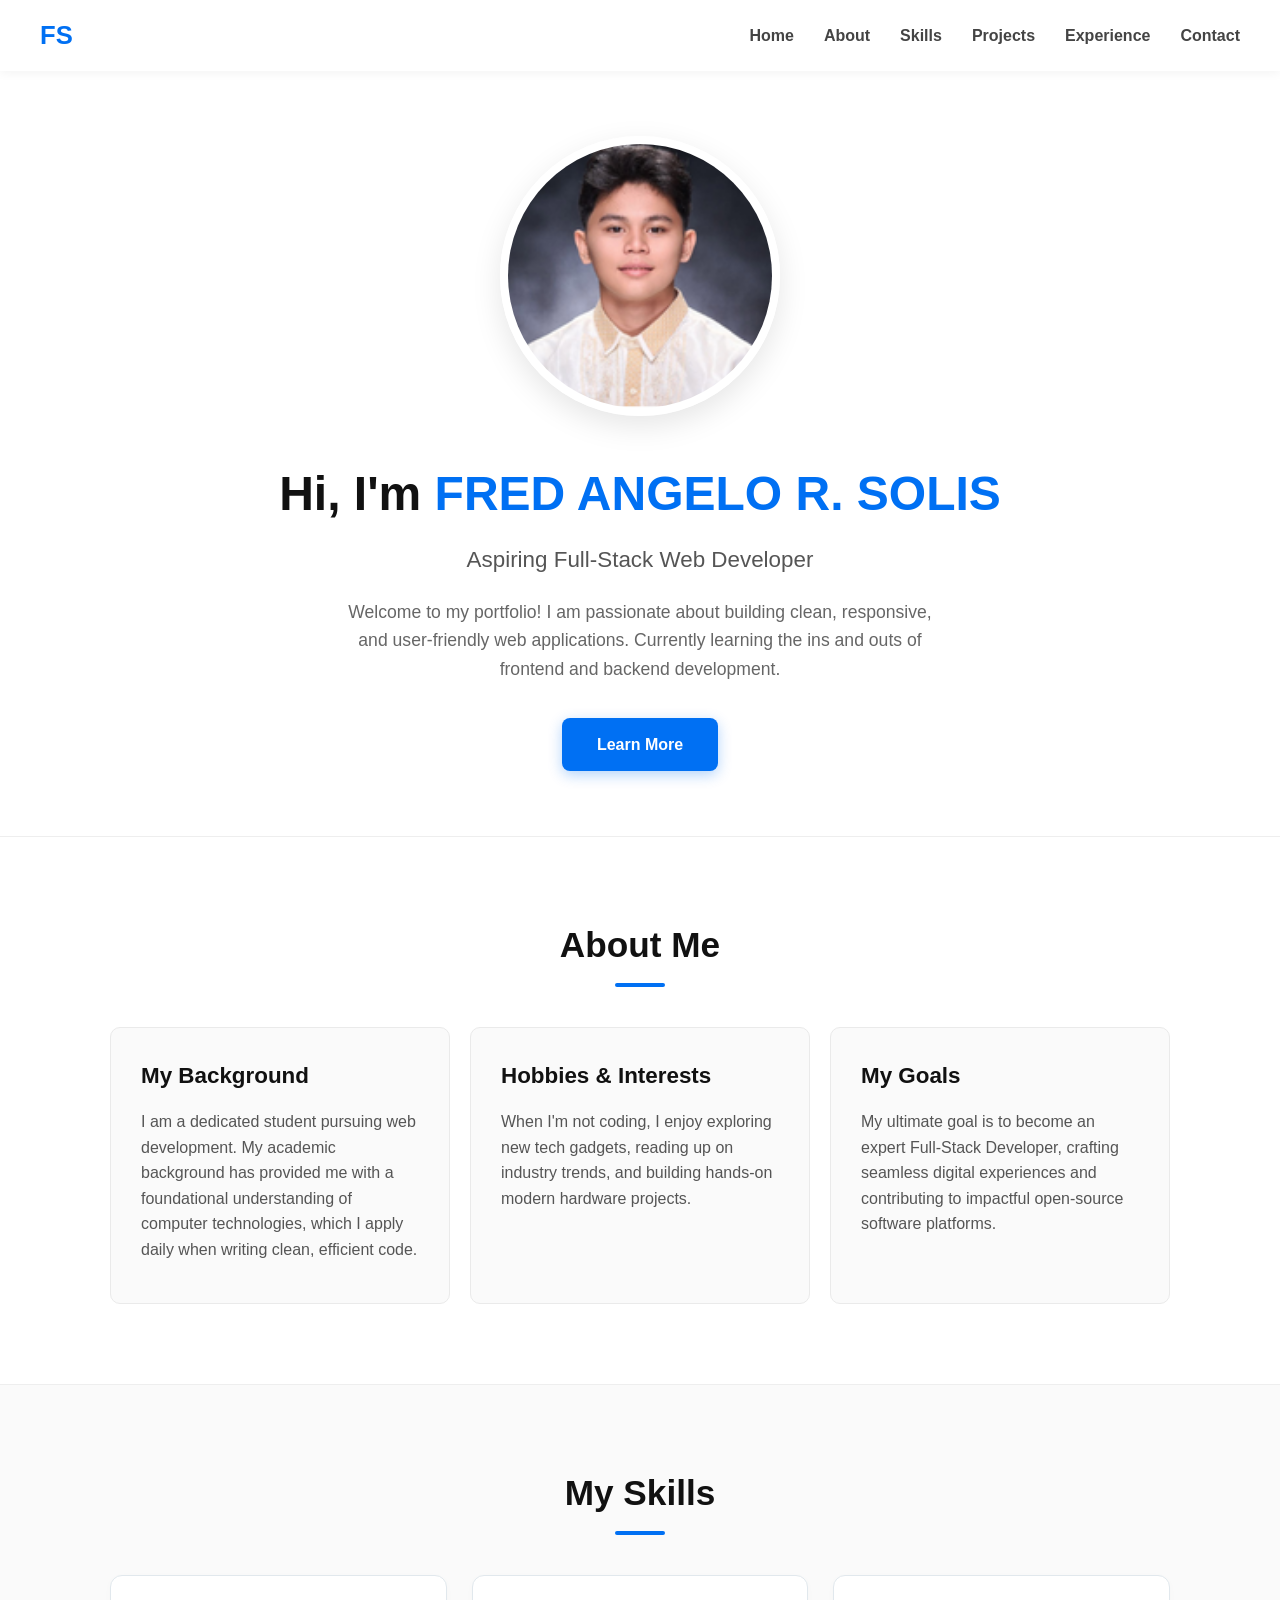
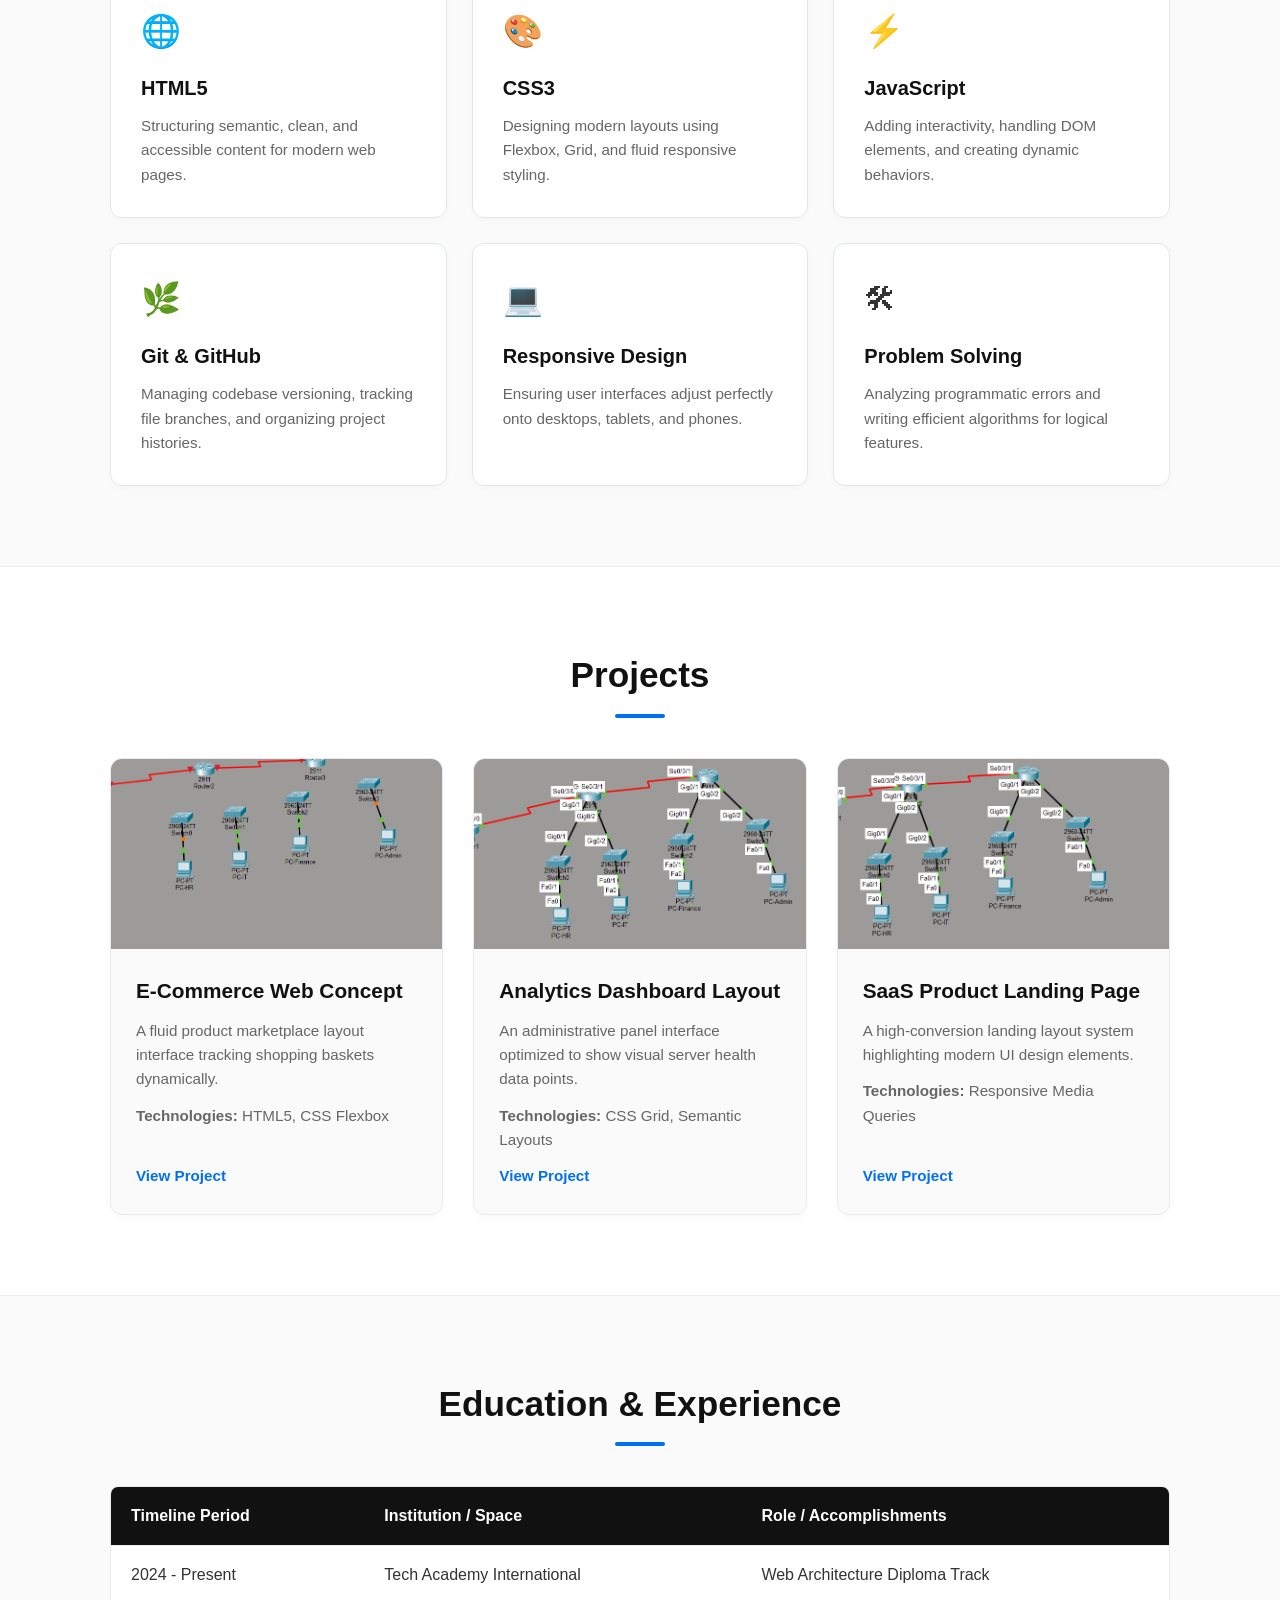
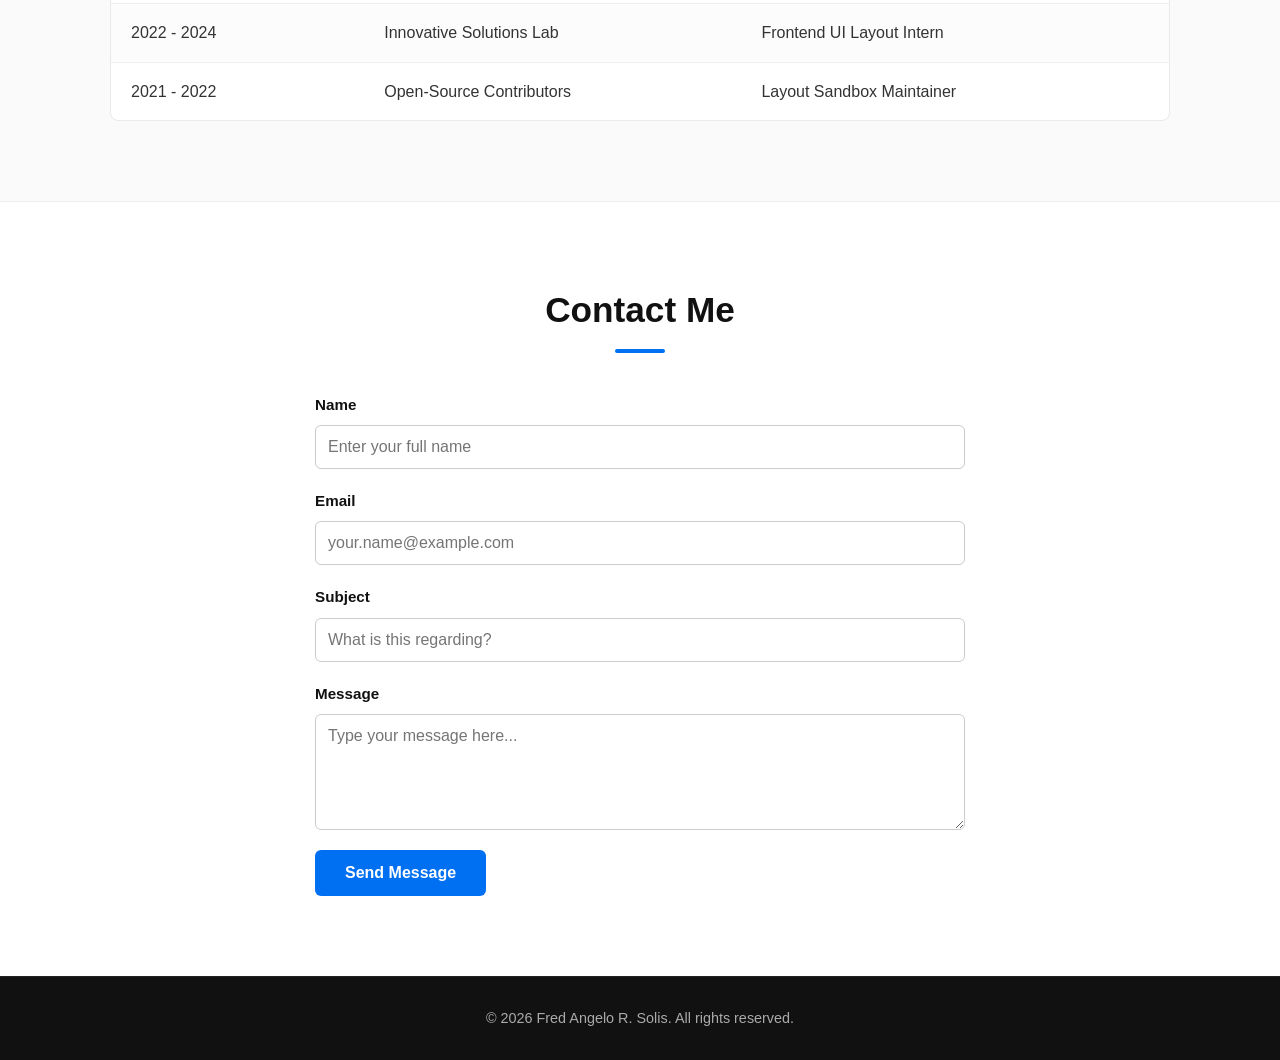
<file: index.html>
<!DOCTYPE html>
<html lang="en">
<head>
    <meta charset="UTF-8">
    <meta name="viewport" content="width=device-width, initial-scale=1.0">
    <title>Fred Angelo R. Solis | Portfolio</title>
    <link rel="stylesheet" href="style.css">
</head>
<body>

    <!--  Activity 6: Sticky Navigation Menu -->
    <header class="navbar">
        <div class="logo">FS</div>
        <nav>
            <ul class="nav-links">
                <li><a href="#home">Home</a></li>
                <li><a href="#about">About</a></li>
                <li><a href="#skills">Skills</a></li>
                <li><a href="#projects">Projects</a></li>
                <li><a href="#experience">Experience</a></li>
                <li><a href="#contact">Contact</a></li>
            </ul>
        </nav>
    </header>

    <!-- Activity 1: Hero Section Layout -->
    <section id="home" class="hero-section">
        <div class="hero-container">
            <div class="hero-content">
                <h1>Hi, I'm <span class="highlight">FRED ANGELO R. SOLIS</span></h1>
                <p class="tagline">Aspiring Full-Stack Web Developer</p>
                <p class="intro-text">Welcome to my portfolio! I am passionate about building clean, responsive, and user-friendly web applications. Currently learning the ins and outs of frontend and backend development.</p>
                <a href="#about" class="btn-learn-more">Learn More</a>
            </div>
            <div class="hero-image-box">
                <img src="images/profile.jpg" alt="Profile Photo of Fred Angelo R. Solis" class="profile-img">
            </div>
        </div>
    </section>

    <!-- Activity 2: About Me Section -->
    <section id="about" class="about-section">
        <div class="section-container">
            <h2 class="section-title">About Me</h2>
            <div class="about-grid">
                <div class="about-box">
                    <h3>My Background</h3>
                    <p>I am a dedicated student pursuing web development. My academic background has provided me with a foundational understanding of computer technologies, which I apply daily when writing clean, efficient code.</p>
                </div>
                <div class="about-box">
                    <h3>Hobbies & Interests</h3>
                    <p>When I'm not coding, I enjoy exploring new tech gadgets, reading up on industry trends, and building hands-on modern hardware projects.</p>
                </div>
                <div class="about-box">
                    <h3>My Goals</h3>
                    <p>My ultimate goal is to become an expert Full-Stack Developer, crafting seamless digital experiences and contributing to impactful open-source software platforms.</p>
                </div>
            </div>
        </div>
    </section>

    <!-- Activity 3: Skills Section -->
    <section id="skills" class="skills-section">
        <div class="section-container">
            <h2 class="section-title">My Skills</h2>
            <div class="skills-grid">
                <div class="skill-card">
                    <div class="skill-icon">🌐</div>
                    <h3>HTML5</h3>
                    <p>Structuring semantic, clean, and accessible content for modern web pages.</p>
                </div>
                <div class="skill-card">
                    <div class="skill-icon">🎨</div>
                    <h3>CSS3</h3>
                    <p>Designing modern layouts using Flexbox, Grid, and fluid responsive styling.</p>
                </div>
                <div class="skill-card">
                    <div class="skill-icon">⚡</div>
                    <h3>JavaScript</h3>
                    <p>Adding interactivity, handling DOM elements, and creating dynamic behaviors.</p>
                </div>
                <div class="skill-card">
                    <div class="skill-icon">🌿</div>
                    <h3>Git & GitHub</h3>
                    <p>Managing codebase versioning, tracking file branches, and organizing project histories.</p>
                </div>
                <div class="skill-card">
                    <div class="skill-icon">💻</div>
                    <h3>Responsive Design</h3>
                    <p>Ensuring user interfaces adjust perfectly onto desktops, tablets, and phones.</p>
                </div>
                <div class="skill-card">
                    <div class="skill-icon">🛠</div>
                    <h3>Problem Solving</h3>
                    <p>Analyzing programmatic errors and writing efficient algorithms for logical features.</p>
                </div>
            </div>
        </div>
    </section>

    <!--  Activity 4: Show Your Projects Section -->
    <section id="projects" class="projects-section">
        <div class="section-container">
            <h2 class="section-title">Projects</h2>
            <div class="projects-layout-grid">
                <!-- Card 1 -->
                <div class="project-showcase-card">
                    <img src="images/project1.jpg" alt="E-Commerce Web Concept" class="project-thumb-img">
                    <div class="project-details-box">
                        <h3>E-Commerce Web Concept</h3>
                        <p>A fluid product marketplace layout interface tracking shopping baskets dynamically.</p>
                        <p class="tech-tags"><strong>Technologies:</strong> HTML5, CSS Flexbox</p>
                        <a href="#" class="view-project-btn">View Project</a>
                    </div>
                </div>
                <!-- Card 2 -->
                <div class="project-showcase-card">
                    <img src="images/project2.jpg" alt="Analytics Dashboard" class="project-thumb-img">
                    <div class="project-details-box">
                        <h3>Analytics Dashboard Layout</h3>
                        <p>An administrative panel interface optimized to show visual server health data points.</p>
                        <p class="tech-tags"><strong>Technologies:</strong> CSS Grid, Semantic Layouts</p>
                        <a href="#" class="view-project-btn">View Project</a>
                    </div>
                </div>
                <!-- Card 3 -->
                <div class="project-showcase-card">
                    <img src="images/project3.jpg" alt="SaaS Product Landing Page" class="project-thumb-img">
                    <div class="project-details-box">
                        <h3>SaaS Product Landing Page</h3>
                        <p>A high-conversion landing layout system highlighting modern UI design elements.</p>
                        <p class="tech-tags"><strong>Technologies:</strong> Responsive Media Queries</p>
                        <a href="#" class="view-project-btn">View Project</a>
                    </div>
                </div>
            </div>
        </div>
    </section>

    <!--  Activity 5: Education & Experience Section -->
    <section id="experience" class="experience-section">
        <div class="section-container">
            <h2 class="section-title">Education & Experience</h2>
            <div class="table-responsive-box">
                <table class="data-table">
                    <thead>
                        <tr>
                            <th>Timeline Period</th>
                            <th>Institution / Space</th>
                            <th>Role / Accomplishments</th>
                        </tr>
                    </thead>
                    <tbody>
                        <tr>
                            <td>2024 - Present</td>
                            <td>Tech Academy International</td>
                            <td>Web Architecture Diploma Track</td>
                        </tr>
                        <tr>
                            <td>2022 - 2024</td>
                            <td>Innovative Solutions Lab</td>
                            <td>Frontend UI Layout Intern</td>
                        </tr>
                        <tr>
                            <td>2021 - 2022</td>
                            <td>Open-Source Contributors</td>
                            <td>Layout Sandbox Maintainer</td>
                        </tr>
                    </tbody>
                </table>
            </div>
        </div>
    </section>

    <!-- Activity  7: Let People Contact You Section -->
    <section id="contact" class="contact-section">
        <div class="section-container">
            <h2 class="section-title">Contact Me</h2>
            <form class="contact-submission-form" action="#" method="POST">
                <div class="input-field-group">
                    <label for="name">Name</label>
                    <input type="text" id="name" name="name" required placeholder="Enter your full name">
                </div>
                <div class="input-field-group">
                    <label for="email">Email</label>
                    <input type="email" id="email" name="email" required placeholder="your.name@example.com">
                </div>
                <div class="input-field-group">
                    <label for="subject">Subject</label>
                    <input type="text" id="subject" name="subject" required placeholder="What is this regarding?">
                </div>
                <div class="input-field-group">
                    <label for="message">Message</label>
                    <textarea id="message" name="message" rows="5" required placeholder="Type your message here..."></textarea>
                </div>
                <button type="submit" class="submit-action-btn">Send Message</button>
            </form>
        </section>
    </section>

    <!-- Activity  9: Integrated Footer Elements -->
    <footer class="app-footer">
        <p>&copy; 2026 Fred Angelo R. Solis. All rights reserved.</p>
    </footer>

</body>
</html>
</file>
<file: style.css>
/* ==========================================
   Base Global Resets & Typography
   ========================================== */
* {
    margin: 0;
    padding: 0;
    box-sizing: border-box;
}

html {
    scroll-behavior: smooth;
}

body {
    font-family: 'Segoe UI', Tahoma, Geneva, Verdana, sans-serif;
    background-color: #fafafa;
    color: #333333;
    line-height: 1.6;
}

/* Global Section Layout Layouts */
.section-container {
    max-width: 1100px;
    margin: 0 auto;
    padding: 0 20px;
}

.section-title {
    font-size: 2.2rem;
    text-align: center;
    margin-bottom: 40px;
    position: relative;
    color: #111111;
}

.section-title::after {
    content: '';
    display: block;
    width: 50px;
    height: 4px;
    background-color: #0070f3;
    margin: 10px auto 0 auto;
    border-radius: 2px;
}

/* ==========================================
   Activity 6: Sticky Navigation Menu Styles 
   ========================================== */
.navbar {
    position: sticky;
    top: 0;
    z-index: 1000;
    background-color: #ffffff;
    display: flex;
    justify-content: space-between;
    align-items: center;
    padding: 15px 40px;
    box-shadow: 0 2px 10px rgba(0, 0, 0, 0.05);
}

.navbar .logo {
    font-size: 1.6rem;
    font-weight: 700;
    color: #0070f3;
}

.nav-links {
    display: flex;
    list-style: none;
    gap: 30px;
}

.nav-links a {
    text-decoration: none;
    color: #444444;
    font-weight: 600;
    font-size: 1rem;
    transition: color 0.2s ease;
}

.nav-links a:hover {
    color: #0070f3;
}

/* ==========================================
   Activity 1: Hero Section Layout 
   ========================================== */
/* ==========================================
   Activity 1: Hero Section Layout (Centered)
   ========================================== */
.hero-section {
    width: 100%;
    min-height: 85vh;
    padding: 60px 0;
    display: flex;
    align-items: center;
    background-color: #ffffff;
}

.hero-container {
    max-width: 800px; /* Constrains text width for better readability when centered */
    margin: 0 auto;
    padding: 0 20px;
    display: flex;
    flex-direction: column; /* Stacks image and content vertically */
    align-items: center;    /* Centers everything horizontally */
    text-align: center;     /* Centers all text properties */
    gap: 40px;
    width: 100%;
}

.hero-content {
    display: flex;
    flex-direction: column;
    align-items: center;    /* Ensures button aligns in the center */
}

h1 {
    font-size: 3rem;
    color: #111111;
    margin-bottom: 10px;
    font-weight: 700;
}

.highlight {
    color: #0070f3;
}

.tagline {
    font-size: 1.4rem;
    color: #555555;
    font-weight: 500;
    margin-bottom: 20px;
}

.intro-text {
    font-size: 1.1rem;
    color: #666666;
    margin-bottom: 35px;
    max-width: 600px; /* Prevents long text stretches across the page */
}

.btn-learn-more {
    display: inline-block;
    background-color: #0070f3;
    color: #ffffff;
    padding: 14px 35px;
    text-decoration: none;
    font-weight: 600;
    border-radius: 8px;
    box-shadow: 0 4px 14px rgba(0, 112, 243, 0.3);
    transition: all 0.2s ease;
}

.btn-learn-more:hover {
    background-color: #0051b3;
    transform: translateY(-2px);
    box-shadow: 0 6px 20px rgba(0, 112, 243, 0.4);
}

.hero-image-box {
    display: flex;
    justify-content: center;
    order: -1; /* Placed image ABOVE text when centered. Delete this line if you want it BELOW text. */
}

.profile-img {
    width: 280px;
    height: 280px;
    border-radius: 50%;
    object-fit: cover;
    border: 8px solid #ffffff;
    box-shadow: 0 10px 30px rgba(0, 0, 0, 0.1);
}

/* ==========================================
   Activity 2: About Me Section 
   ========================================== */
.about-section {
    background-color: #ffffff;
    padding: 80px 0;
    border-top: 1px solid #eeeeee;
    border-bottom: 1px solid #eeeeee;
}

.about-grid {
    display: flex;
    gap: 20px;
}

.about-box {
    flex: 1;
    background-color: #fafafa;
    padding: 30px;
    border-radius: 10px;
    border: 1px solid #eaeaea;
}

.about-box h3 {
    font-size: 1.4rem;
    color: #111111;
    margin-bottom: 15px;
}

.about-box p {
    color: #555555;
    margin-bottom: 10px;
}

/* ==========================================
   Activity 3: Skills Section
   ========================================== */
.skills-section {
    padding: 80px 0;
    background-color: #fafafa;
    border-bottom: 1px solid #eeeeee;
}

.skills-grid {
    display: grid;
    grid-template-columns: repeat(auto-fit, minmax(280px, 1fr));
    gap: 25px;
    margin-top: 20px;
}

.skill-card {
    background-color: #ffffff;
    padding: 30px;
    border-radius: 12px;
    border: 1px solid #e1e8ed;
    box-shadow: 0 2px 8px rgba(0,0,0,0.02);
    transition: transform 0.3s ease, box-shadow 0.3s ease;
}

.skill-card:hover {
    transform: translateY(-5px);
    box-shadow: 0 12px 24px rgba(0, 0, 0, 0.08);
    border-color: #0070f3;
}

.skill-icon {
    font-size: 2rem;
    margin-bottom: 15px;
}

.skill-card h3 {
    font-size: 1.25rem;
    color: #111111;
    margin-bottom: 10px;
}

.skill-card p {
    font-size: 0.95rem;
    color: #666666;
}

/* ==========================================
   Activity 4: Project Showcase Card Layouts 
   ========================================== */
.projects-section {
    padding: 80px 0;
    background-color: #ffffff;
    border-bottom: 1px solid #eeeeee;
}

.projects-layout-grid {
    display: flex;
    gap: 30px;
    justify-content: space-between;
}

.project-showcase-card {
    background-color: #fafafa;
    border: 1px solid #eaeaea;
    border-radius: 12px;
    overflow: hidden;
    flex: 1;
    display: flex;
    flex-direction: column;
    box-shadow: 0 4px 6px rgba(0, 0, 0, 0.02);
    transition: transform 0.3s ease, box-shadow 0.3s ease;
}

.project-showcase-card:hover {
    transform: translateY(-5px);
    box-shadow: 0 10px 20px rgba(0, 0, 0, 0.05);
    border-color: #0070f3;
}

.project-thumb-img {
    width: 100%;
    height: 190px;
    object-fit: cover;
    background-color: #eaeaea;
}

.project-details-box {
    padding: 25px;
    display: flex;
    flex-direction: column;
    gap: 12px;
    flex-grow: 1;
}

.project-details-box h3 {
    font-size: 1.3rem;
    color: #111111;
}

.project-details-box p {
    font-size: 0.95rem;
    color: #666666;
}

.tech-tags {
    font-size: 0.85rem;
    color: #555555;
}

.view-project-btn {
    display: inline-block;
    color: #0070f3;
    text-decoration: none;
    font-weight: 600;
    margin-top: auto;
    font-size: 0.95rem;
}

.view-project-btn:hover {
    text-decoration: underline;
}

/* ==========================================
   Activity 5: Education & Experience Table 
   ========================================== */
.experience-section {
    padding: 80px 0;
    background-color: #fafafa;
    border-bottom: 1px solid #eeeeee;
}

.table-responsive-box {
    overflow-x: auto;
    width: 100%;
    border-radius: 8px;
    border: 1px solid #eaeaea;
    background-color: #ffffff;
}

.data-table {
    width: 100%;
    border-collapse: collapse;
}

.data-table th,
.data-table td {
    padding: 16px 20px;
    text-align: left;
    border-bottom: 1px solid #eeeeee;
    font-size: 1rem;
}

.data-table th {
    background-color: #111111;
    color: #ffffff;
    font-weight: 600;
}

.data-table tr:last-child td {
    border-bottom: none;
}

.data-table tr:nth-child(even) {
    background-color: #fcfcfc;
}

/* ==========================================
   Activity 7: Contact Form Input Systems 
   ========================================== */
.contact-section {
    padding: 80px 0;
    background-color: #ffffff;
}

.contact-submission-form {
    max-width: 650px;
    margin: 0 auto;
    display: flex;
    flex-direction: column;
    gap: 20px;
}

.input-field-group {
    display: flex;
    flex-direction: column;
    gap: 8px;
}

.input-field-group label {
    font-weight: 600;
    color: #111111;
    font-size: 0.95rem;
}

.input-field-group input,
.input-field-group textarea {
    width: 100%;
    padding: 12px;
    border: 1px solid #cccccc;
    border-radius: 6px;
    font-size: 1rem;
    font-family: inherit;
    transition: border-color 0.2s ease, box-shadow 0.2s ease;
}

.input-field-group input:focus,
.input-field-group textarea:focus {
    outline: none;
    border-color: #0070f3;
    box-shadow: 0 0 0 3px rgba(0, 112, 243, 0.15);
}

.submit-action-btn {
    background-color: #0070f3;
    color: #ffffff;
    border: none;
    padding: 14px 30px;
    font-size: 1rem;
    font-weight: 600;
    border-radius: 6px;
    cursor: pointer;
    transition: background-color 0.2s ease;
    align-self: flex-start;
}

.submit-action-btn:hover {
    background-color: #0051b3;
}

/* ==========================================
   Activity 9: Global Structural Footer 
   ========================================== */
.app-footer {
    background-color: #111111;
    color: #aaaaaa;
    text-align: center;
    padding: 30px 20px;
    font-size: 0.9rem;
    border-top: 1px solid #222222;
}

/* ==========================================
   Activity 8: Extended Mobile Overrides 
   ========================================== */
@media (max-width: 768px) {
    .navbar {
        flex-direction: column;
        gap: 15px;
        padding: 15px 20px;
    }

    .nav-links {
        gap: 20px;
        flex-wrap: wrap;
        justify-content: center;
    }

    .hero-container {
        flex-direction: column-reverse;
        text-align: center;
        gap: 30px;
    }

    .profile-img {
        width: 240px;
        height: 240px;
    }

    h1 {
        font-size: 2.3rem;
    }

    .about-grid {
        flex-direction: column;
        gap: 20px;
    }

    .projects-layout-grid {
        flex-direction: column;
        gap: 25px;
    }
    
    .data-table th,
    .data-table td {
        padding: 12px 14px;
        font-size: 0.9rem;
    }
}
</file>
